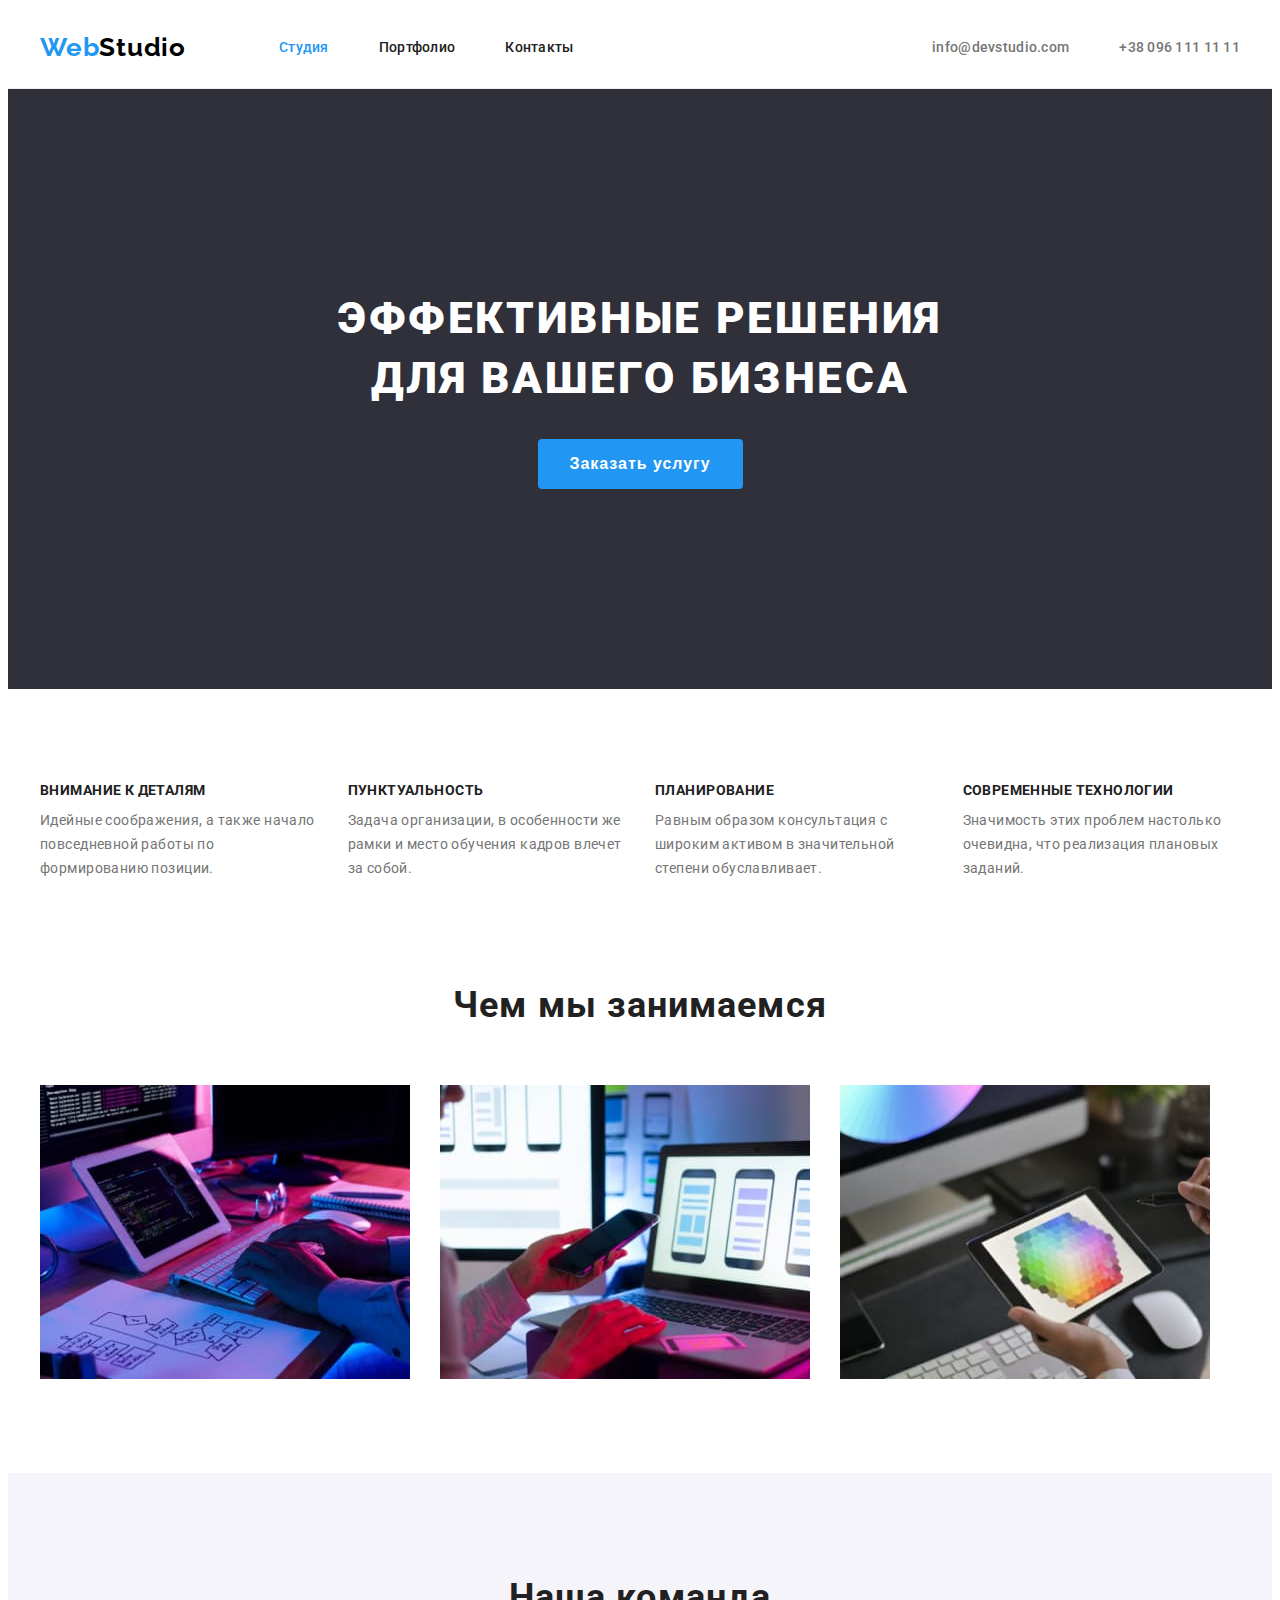
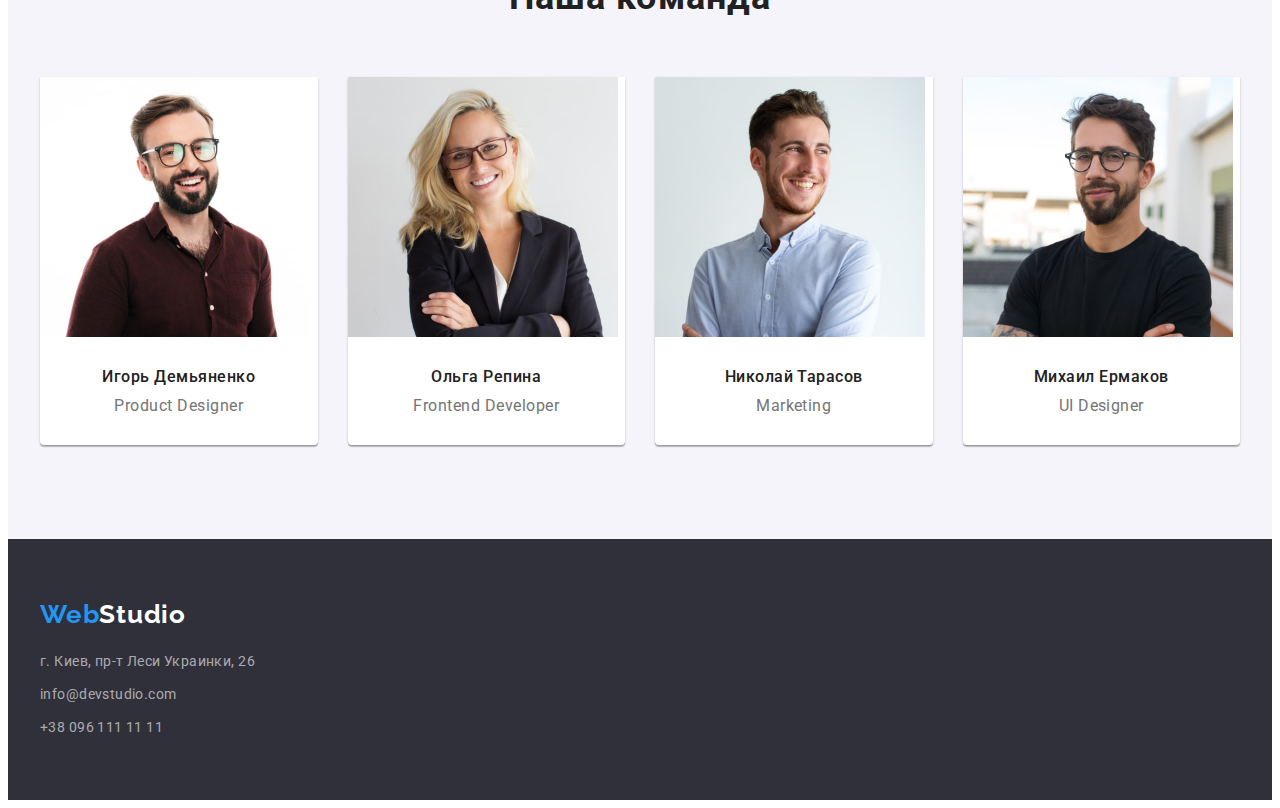
<file: index.html>
<!DOCTYPE html>
<html lang="ru">
  <head>
    <meta charset="UTF-8" />
    <meta http-equiv="X-UA-Compatible" content="IE=edge" />
    <meta name="viewport" content="width=device-width, initial-scale=1.0" />
    <title>Студия</title>
    <link rel="preconnect" href="https://fonts.googleapis.com" />
    <link rel="preconnect" href="https://fonts.gstatic.com" crossorigin />
    <link
      href="https://fonts.googleapis.com/css2?family=Raleway:wght@700&family=Roboto:wght@400;500;700;900&display=swap"
      rel="stylesheet"
    />
    <link
      rel="stylesheet"
      href="https://cdnjs.cloudflare.com/ajax/libs/modern-normalize/1.1.0/modern-normalize.min.css"
      integrity="sha512-wpPYUAdjBVSE4KJnH1VR1HeZfpl1ub8YT/NKx4PuQ5NmX2tKuGu6U/JRp5y+Y8XG2tV+wKQpNHVUX03MfMFn9Q=="
      crossorigin="anonymous"
      referrerpolicy="no-referrer"
    />
    <link rel="stylesheet" href="./css/styles.css" />
  </head>
  <body>
    <!--Шапка сайта-->
    <header class="header">
      <div class="container header-container">
        <nav class="navigation">
          <a href="./index.html" lang="en" class="logo link"
            >Web<span class="logo-header-part">Studio</span></a
          >
          <ul class="navigation-list list">
            <li class="navigation-item">
              <a class="choice-link link current" href="./index.html">Студия</a>
            </li>
            <li class="navigation-item">
              <a class="choice-link link" href="./portfolio.html">Портфолио</a>
            </li>
            <li class="navigation-item">
              <a class="choice-link link" href="">Контакты</a>
            </li>
          </ul>
        </nav>

        <ul class="header-address-list list">
          <li class="header-address-item">
            <a class="choice-link link" href="mailto:info@devstudio.com"
              >info@devstudio.com</a
            >
          </li>
          <li class="header-address-item">
            <a class="choice-link link" href="tel:+380961111111"
              >+38 096 111 11 11</a
            >
          </li>
        </ul>
      </div>
    </header>

    <main>
      <!--Герой-->
      <section class="hero">
        <div class="container">
          <h1 class="hero-title">Эффективные решения для вашего бизнеса</h1>
          <button class="hero-button" type="button">Заказать услугу</button>
        </div>
      </section>

      <!--Наши преимущества-->
      <section class="advantage section">
        <div class="container">
          <h2 class="visually-hidden">Наши преимущества</h2>
          <ul class="advantage-list list">
            <li class="advantage-item">
              <h3 class="advantage-title">Внимание к деталям</h3>
              <p class="advantage-text">
                Идейные соображения, а также начало повседневной работы по
                формированию позиции.
              </p>
            </li>
            <li class="advantage-item">
              <h3 class="advantage-title">Пунктуальность</h3>
              <p class="advantage-text">
                Задача организации, в особенности же рамки и место обучения
                кадров влечет за собой.
              </p>
            </li>
            <li class="advantage-item">
              <h3 class="advantage-title">Планирование</h3>
              <p class="advantage-text">
                Равным образом консультация с широким активом в значительной
                степени обуславливает.
              </p>
            </li>
            <li class="advantage-item">
              <h3 class="advantage-title">Современные технологии</h3>
              <p class="advantage-text">
                Значимость этих проблем настолько очевидна, что реализация
                плановых заданий.
              </p>
            </li>
          </ul>
        </div>
      </section>

      <!--Чем мы занимаемся-->
      <section class="activity section">
        <div class="container">
          <h2 class="activity-title">Чем мы занимаемся</h2>
          <ul class="activity-list list">
            <li class="activity-item">
              <img
                src="./images/img-1.jpg"
                alt="Разработчик набирает код на клавиатуре"
                width="370"
                height="294"
              />
            </li>
            <li class="activity-item">
              <img
                src="./images/img-2.jpg"
                alt="Сотрудник работает с телефоном и ноутбуком"
                width="370"
                height="294"
              />
            </li>
            <li class="activity-item">
              <img
                src="./images/img-3.jpg"
                alt="Сотрудник работает с планшетом"
                width="370"
                height="294"
              />
            </li>
          </ul>
        </div>
      </section>

      <!--Наша команда-->
      <section class="team section">
        <div class="container">
          <h2 class="team-title">Наша команда</h2>
          <ul class="team-list list">
            <li class="team-item">
              <img
                src="./images/img-employee-1.jpg"
                alt="Сотрудник Игорь Демьяненко"
                width="270"
                height="260"
              />

              <h3 class="team-worker">Игорь Демьяненко</h3>
              <p class="team-text" lang="en">Product Designer</p>
            </li>

            <li class="team-item">
              <img
                src="./images/img-employee-2.jpg"
                alt="Сотрудник Ольга Репина"
                width="270"
                height="260"
              />

              <h3 class="team-worker">Ольга Репина</h3>
              <p class="team-text" lang="en">Frontend Developer</p>
            </li>

            <li class="team-item">
              <img
                src="./images/img-employee-3.jpg"
                alt="Сотрудник Николай Тарасов"
                width="270"
                height="260"
              />

              <h3 class="team-worker">Николай Тарасов</h3>
              <p class="team-text" lang="en">Marketing</p>
            </li>

            <li class="team-item">
              <img
                src="./images/img-employee-4.jpg"
                alt="Сотрудник Михаил Ермаков"
                width="270"
                height="260"
              />

              <h3 class="team-worker">Михаил Ермаков</h3>
              <p class="team-text" lang="en">UI Designer</p>
            </li>
          </ul>
        </div>
      </section>
    </main>

    <!--Футер-->
    <footer class="footer">
      <div class="container">
        <a class="logo link" href="./index.html" lang="en"
          >Web<span class="logo-footer-part">Studio</span></a
        >
        <address class="footer-address">
          <ul class="footer-address-list list">
            <li class="footer-address-item">
              <a class="choice-link location link" href=""
                >г. Киев, пр-т Леси Украинки, 26</a
              >
            </li>
            <li class="footer-address-item">
              <a class="choice-link link" href="mailto:info@devstudio.com"
                >info@devstudio.com</a
              >
            </li>
            <li class="footer-address-item">
              <a class="choice-link link" href="tel:+380961111111"
                >+38 096 111 11 11</a
              >
            </li>
          </ul>
        </address>
      </div>
    </footer>
  </body>
</html>
</file>
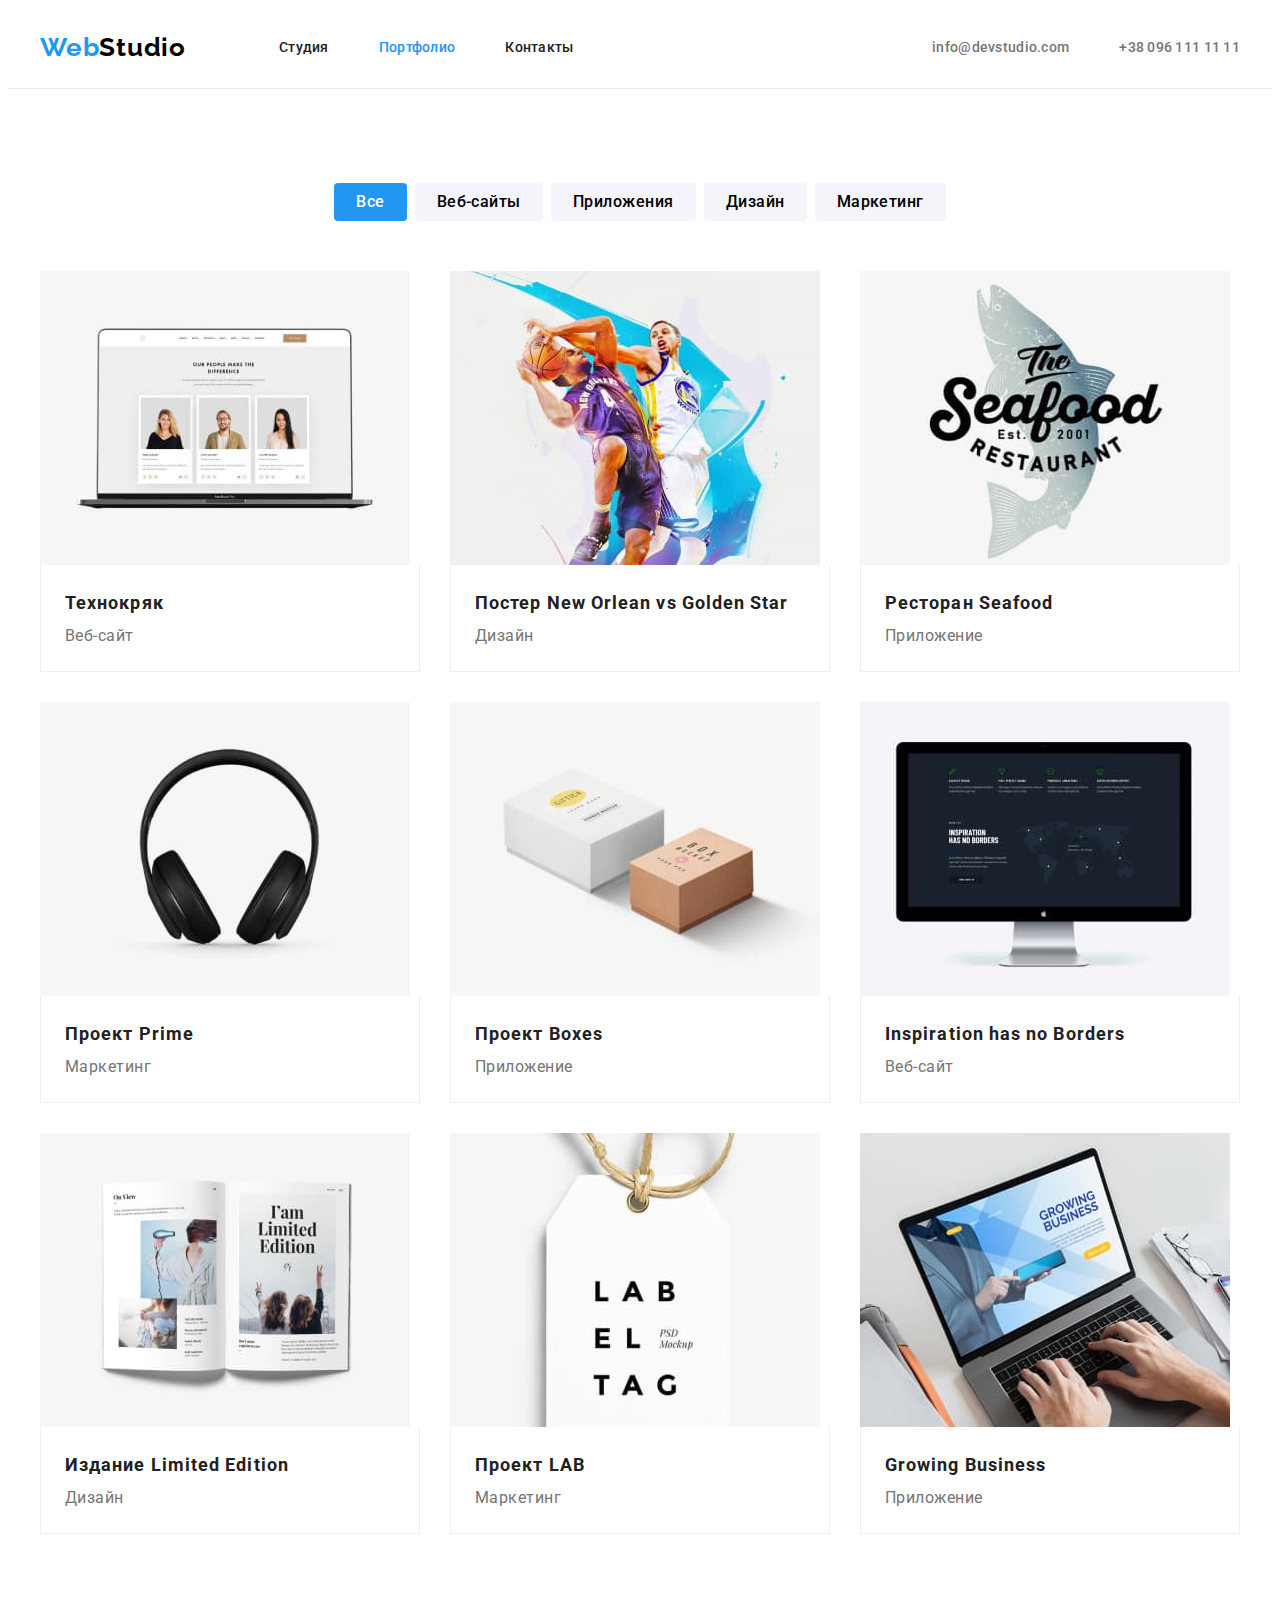
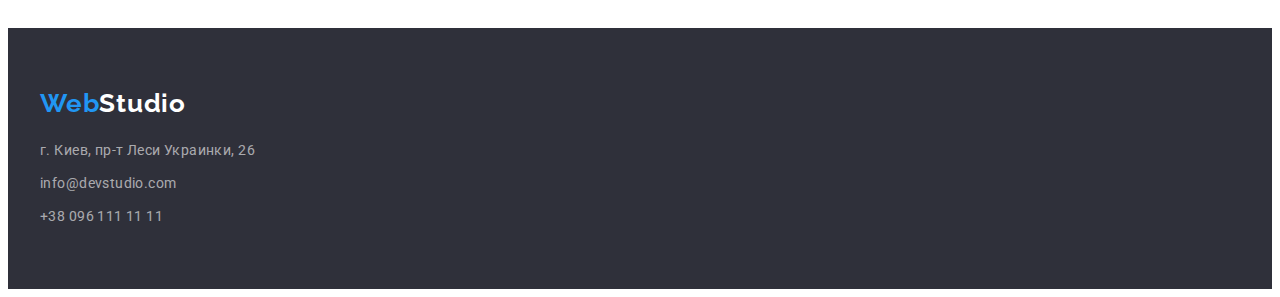
<file: portfolio.html>
<!DOCTYPE html>
<html lang="ru">
  <head>
    <meta charset="UTF-8" />
    <meta http-equiv="X-UA-Compatible" content="IE=edge" />
    <meta name="viewport" content="width=device-width, initial-scale=1.0" />
    <title>Портфолио</title>
    <link rel="preconnect" href="https://fonts.googleapis.com" />
    <link rel="preconnect" href="https://fonts.gstatic.com" crossorigin />
    <link
      href="https://fonts.googleapis.com/css2?family=Raleway:wght@700&family=Roboto:wght@400;500;700;900&display=swap"
      rel="stylesheet"
    />
    <link
      rel="stylesheet"
      href="https://cdnjs.cloudflare.com/ajax/libs/modern-normalize/1.1.0/modern-normalize.min.css"
      integrity="sha512-wpPYUAdjBVSE4KJnH1VR1HeZfpl1ub8YT/NKx4PuQ5NmX2tKuGu6U/JRp5y+Y8XG2tV+wKQpNHVUX03MfMFn9Q=="
      crossorigin="anonymous"
      referrerpolicy="no-referrer"
    />
    <link rel="stylesheet" href="./css/styles.css" />
  </head>
  <body>
    <!--Шапка сайта-->
    <header class="header">
      <div class="container header-container">
        <nav class="navigation">
          <a href="./index.html" lang="en" class="logo link"
            >Web<span class="logo-header-part">Studio</span></a
          >

          <ul class="navigation-list list">
            <li class="navigation-item">
              <a class="choice-link link" href="./index.html">Студия</a>
            </li>
            <li class="navigation-item">
              <a class="choice-link link current" href="./portfolio.html"
                >Портфолио</a
              >
            </li>
            <li class="navigation-item">
              <a class="choice-link link" href="">Контакты</a>
            </li>
          </ul>
        </nav>
        <ul class="header-address-list list">
          <li class="header-address-item">
            <a class="choice-link link" href="mailto:info@devstudio.com"
              >info@devstudio.com</a
            >
          </li>
          <li class="header-address-item">
            <a class="choice-link link" href="tel:+380961111111"
              >+38 096 111 11 11</a
            >
          </li>
        </ul>
      </div>
    </header>

    <main>
      <section class="examples section">
        <div class="container">
          <h1 class="visually-hidden">Наши работы</h1>
          <ul class="examples-list-btn list">
            <li class="examples-btn-item">
              <button class="examples-btn current-btn" type="button">
                Все
              </button>
            </li>
            <li class="examples-btn-item">
              <button class="examples-btn choice-btn" type="button">
                Веб-сайты
              </button>
            </li>
            <li class="examples-btn-item">
              <button class="examples-btn choice-btn" type="button">
                Приложения
              </button>
            </li>
            <li class="examples-btn-item">
              <button class="examples-btn choice-btn" type="button">
                Дизайн
              </button>
            </li>
            <li class="examples-btn-item">
              <button class="examples-btn choice-btn" type="button">
                Маркетинг
              </button>
            </li>
          </ul>

          <ul class="examples-list list">
            <li class="example-item">
              <a href="" class="link">
                <img
                  src="./images/portfolio-1.jpg"
                  alt="Веб-сайт открыт на ноутбуке"
                  width="370"
                  height="294"
                />
                <div class="example-caption">
                  <h2 class="example-title">Технокряк</h2>
                  <p class="example-text">Веб-сайт</p>
                </div></a
              >
            </li>

            <li class="example-item">
              <a href="" class="link">
                <img
                  src="./images/portfolio-2.jpg"
                  alt="Два баскетболиста"
                  width="370"
                  height="294"
                />
                <div class="example-caption">
                  <h2 class="example-title">
                    Постер <span lang="en">New Orlean vs Golden Star</span>
                  </h2>
                  <p class="example-text">Дизайн</p>
                </div></a
              >
            </li>

            <li class="example-item">
              <a href="" class="link">
                <img
                  src="./images/portfolio-3.jpg"
                  alt="Логотип ресторана"
                  width="370"
                  height="294"
                />
                <div class="example-caption">
                  <h2 class="example-title">
                    Ресторан <span lang="en">Seafood</span>
                  </h2>
                  <p class="example-text">Приложение</p>
                </div></a
              >
            </li>

            <li class="example-item">
              <a href="" class="link">
                <img
                  src="./images/portfolio-4.jpg"
                  alt="Наушники"
                  width="370"
                  height="294"
                />
                <div class="example-caption">
                  <h2 class="example-title">
                    Проект <span lang="en">Prime</span>
                  </h2>
                  <p class="example-text">Маркетинг</p>
                </div></a
              >
            </li>

            <li class="example-item">
              <a href="" class="link">
                <img
                  src="./images/portfolio-5.jpg"
                  alt="Две коробки"
                  width="370"
                  height="294"
                />
                <div class="example-caption">
                  <h2 class="example-title">
                    Проект <span lang="en">Boxes</span>
                  </h2>
                  <p class="example-text">Приложение</p>
                </div></a
              >
            </li>

            <li class="example-item">
              <a href="" class="link">
                <img
                  src="./images/portfolio-6.jpg"
                  alt="Монитор"
                  width="370"
                  height="294"
                />
                <div class="example-caption">
                  <h2 class="example-title" lang="en">
                    Inspiration has no Borders
                  </h2>
                  <p class="example-text">Веб-сайт</p>
                </div></a
              >
            </li>

            <li class="example-item">
              <a href="" class="link">
                <img
                  src="./images/portfolio-7.jpg"
                  alt="Журнал"
                  width="370"
                  height="294"
                />
                <div class="example-caption">
                  <h2 class="example-title">
                    Издание <span lang="en">Limited Edition</span>
                  </h2>
                  <p class="example-text">Дизайн</p>
                </div></a
              >
            </li>

            <li class="example-item">
              <a href="" class="link">
                <img
                  src="./images/portfolio-8.jpg"
                  alt="Ярлык"
                  width="370"
                  height="294"
                />
                <div class="example-caption">
                  <h2 class="example-title">
                    Проект <span lang="en">LAB</span>
                  </h2>
                  <p class="example-text">Маркетинг</p>
                </div></a
              >
            </li>

            <li class="example-item">
              <a href="" class="link">
                <img
                  src="./images/portfolio-9.jpg"
                  alt="Человек работает за ноутбуком"
                  width="370"
                  height="294"
                />
                <div class="example-caption">
                  <h2 class="example-title" lang="en">Growing Business</h2>
                  <p class="example-text">Приложение</p>
                </div></a
              >
            </li>
          </ul>
        </div>
      </section>
    </main>

    <!--Футер-->
    <footer class="footer">
      <div class="container">
        <a class="logo link" href="./index.html" lang="en"
          >Web<span class="logo-footer-part">Studio</span></a
        >
        <address class="footer-address">
          <ul class="footer-address-list list">
            <li class="footer-address-item">
              <a class="choice-link location link" href=""
                >г. Киев, пр-т Леси Украинки, 26</a
              >
            </li>
            <li class="footer-address-item">
              <a class="choice-link link" href="mailto:info@devstudio.com"
                >info@devstudio.com</a
              >
            </li>
            <li class="footer-address-item">
              <a class="choice-link link" href="tel:+380961111111"
                >+38 096 111 11 11</a
              >
            </li>
          </ul>
        </address>
      </div>
    </footer>
  </body>
</html>
</file>
<file: css/styles.css>
:root {
  --main-text-color: #212121;
  --secondary-text-color: #757575;
  --accent-color: #2196f3;
  --main-page-color: #ffffff;
  --first-section-color: #2f303a;
  --secondary-section-color: #f5f4fa;
  --footer-address-color: rgba(255, 255, 255, 0.6);
  --header-part-logo: #000000;
  --hover-hero-btn: #188ce8;
  --header-border: #ececec;
  --team-border: 0px 1px 3px rgba(0, 0, 0, 0.12),
    0px 1px 1px rgba(0, 0, 0, 0.14), 0px 2px 1px rgba(0, 0, 0, 0.2);
  --portfolio-border: #eeeeee;
  --set-margin-card: 30px;
}

body {
  font-family: 'Roboto', sans-serif;
  background-color: var(--main-page-color);
  color: var(--main-text-color);
}

.section {
  padding-top: 94px;
  padding-bottom: 94px;
}

h1,
h2,
h3,
h4,
h5,
h6,
p {
  margin: 0;
}

ul {
  margin: 0;
  padding: 0;
}

img {
  display: block;
  max-width: 100%;
  height: auto;
}

button {
  cursor: pointer;
}

.list {
  list-style: none;
}

.link {
  text-decoration: none;
}

.visually-hidden {
  position: absolute;
  white-space: nowrap;
  width: 1px;
  height: 1px;
  overflow: hidden;
  border: 0;
  padding: 0;
  clip: rect(0 0 0 0);
  clip-path: inset(50%);
  margin: -1px;
}

.container {
  width: 1200px;
  padding-left: 15px;
  padding-right: 15px;
  margin: 0 auto;
}

/* <------------HEADER-----------> */

.header {
  border-bottom: 1px solid var(--header-border);
}

.header-container {
  display: flex;
}

.navigation {
  display: flex;
}

.logo {
  font-family: Raleway, sans-serif;
  font-weight: 700;
  font-size: 26px;
  line-height: 1.2;
  letter-spacing: 0.03em;
  color: var(--accent-color);
}

.header .logo {
  padding-top: 24px;
  padding-bottom: 25px;
  margin-right: 93px;
}

.logo-header-part {
  color: var(--header-part-logo);
}

.navigation-list {
  display: flex;
}

.navigation-item,
.header-address-item {
  margin-right: 50px;
}
.navigation-item:last-child,
.header-address-item:last-child {
  margin-right: 0;
}

.navigation-item > .link {
  display: block;

  color: currentColor;
  font-weight: 500;
  font-size: 14px;
  line-height: 1.14;
  letter-spacing: 0.02em;

  padding-top: 32px;
  padding-bottom: 32px;
}

.header-address-list {
  display: flex;
  margin-left: auto;
}

.header-address-item > .link {
  display: block;

  font-weight: 500;
  font-size: 14px;
  line-height: 1.14;
  letter-spacing: 0.02em;
  color: var(--secondary-text-color);

  padding-top: 32px;
  padding-bottom: 32px;
}

.current.link {
  color: var(--accent-color);
}

/* <-----------SECTION HERO-------------> */

.hero {
  background-color: var(--first-section-color);
}

.hero > .container {
  max-width: 1600px;
  height: 600px;
  display: flex;
  flex-direction: column;
  align-items: center;
  justify-content: center;
}

.hero-title {
  font-weight: 900;
  font-size: 44px;
  line-height: 1.36;
  letter-spacing: 0.06em;
  text-transform: uppercase;
  color: var(--main-page-color);
  width: 696px;
  text-align: center;
}

.hero-button {
  font-weight: 700;
  font-size: 16px;
  line-height: 1, 87;
  letter-spacing: 0.06em;
  color: var(--main-page-color);
  background-color: var(--accent-color);
  border-radius: 4px;
  border: none;

  margin-top: 30px;
  padding: 10px 32px;
  min-width: 200px;
  height: 50px;
}

/* <-----------SECTION ADVANTAGE-------------> */

.advantage-list {
  display: flex;
  margin-right: -30px;
}

.advantage-item {
  margin-right: 30px;
  flex-basis: calc(100% / 4 - 30px);
}

.advantage-title {
  font-weight: 700;
  font-size: 14px;
  line-height: 1.14;
  letter-spacing: 0.03em;
  text-transform: uppercase;

  margin-bottom: 10px;
}
.advantage-text {
  font-size: 14px;
  line-height: 1.71;
  letter-spacing: 0.03em;
  color: var(--secondary-text-color);
}

/* <-----------SECTION ACTIVITY-------------> */

.activity {
  padding-top: 0;
}

.activity-list {
  display: flex;
  margin-right: calc(-1 * var(--set-margin-card));
}

.activity-title {
  font-weight: 700;
  font-size: 36px;
  line-height: 1.67;
  text-align: center;
  letter-spacing: 0.03em;

  margin-bottom: 50px;
}

.activity-item {
  margin-right: var(--set-margin-card);
  flex-basis: calc (100% / 3 - var(--set-margin-card));
}

/* <-----------TEAM-------------> */

.team {
  background-color: var(--secondary-section-color);
}

.team-title {
  font-weight: 700;
  font-size: 36px;
  line-height: 1.67;
  text-align: center;
  letter-spacing: 0.03em;

  margin-bottom: 50px;
}

.team-list {
  display: flex;
  margin-right: calc(-1 * var(--set-margin-card));
}

.team-item {
  margin-right: var(--set-margin-card);
  flex-basis: calc(100% / 3 - var(--set-margin-card));
  padding-bottom: 30px;

  background-color: var(--main-page-color);
  box-shadow: var(--team-border);
  border-radius: 0px 0px 4px 4px;
}

.team-item > img {
  margin-bottom: 30px;
}

.team-worker {
  font-weight: 500;
  font-size: 16px;
  line-height: 1.19;
  text-align: center;
  letter-spacing: 0.03em;

  margin-bottom: 10px;
}

.team-text {
  font-size: 16px;
  line-height: 1.19;
  text-align: center;
  letter-spacing: 0.03em;
  color: var(--secondary-text-color);
}

/* <-----------FOOTER-------------> */

.footer {
  background-color: var(--first-section-color);
  padding-top: 60px;
  padding-bottom: 60px;
}
.footer .logo {
  display: block;
  margin-bottom: 20px;
}

.logo-footer-part {
  color: var(--main-page-color);
}

.footer-address-item {
  margin-bottom: 9px;
}

.footer-address-item:last-child {
  margin-bottom: 0;
}

.footer-address-item > .link {
  font-style: normal;
  font-size: 14px;
  line-height: 1.71;
  letter-spacing: 0.03em;
  color: var(--footer-address-color);
}

.footer-address-link.location {
  color: var(--main-page-color);
}

/* <-----------PORTFOLIO PAGE-------------> */
.examples-list-btn {
  display: flex;
  justify-content: center;
  margin-bottom: 50px;
}

.examples-btn-item {
  margin-right: 8px;
}

.examples-btn-item:last-child {
  margin-right: 0;
}

.examples-btn {
  font-family: inherit;
  font-weight: 500;
  font-size: 16px;
  line-height: 1.62;
  letter-spacing: 0.03em;
  background: var(--secondary-section-color);
  border-radius: 4px;
  border: none;

  padding: 6px 22px;
}

.examples-list {
  display: flex;
  flex-wrap: wrap;
  margin-bottom: calc(-1 * var(--set-margin-card));
  margin-right: calc(-1 * var(--set-margin-card));
}

.example-item {
  margin-bottom: var(--set-margin-card);
  margin-right: var(--set-margin-card);
  flex-basis: calc(100% / 3 - var(--set-margin-card));
}

.example-caption {
  padding: 20px 24px;

  background-color: var(--main-page-color);
  border-right: 1px solid var(--portfolio-border);
  border-left: 1px solid var(--portfolio-border);
  border-bottom: 1px solid var(--portfolio-border);
}
.example-title {
  color: var(--main-text-color);
  font-weight: 700;
  font-size: 18px;
  line-height: 2;
  letter-spacing: 0.06em;
}

.example-text {
  font-size: 16px;
  line-height: 1.87;
  letter-spacing: 0.03em;
  color: var(--secondary-text-color);
}

.current-btn {
  background-color: var(--accent-color);
  color: var(--main-page-color);
}

/* <-----------HOVER FOCUS-----------> */
.choice-link:hover,
.choice-link:focus {
  color: var(--accent-color);
}

.choice-btn:hover,
.choice-btn:focus {
  background-color: var(--accent-color);
  color: var(--main-page-color);
}

.hero-button:hover,
.hero-button:focus {
  background-color: var(--hover-hero-btn);
}
</file>
